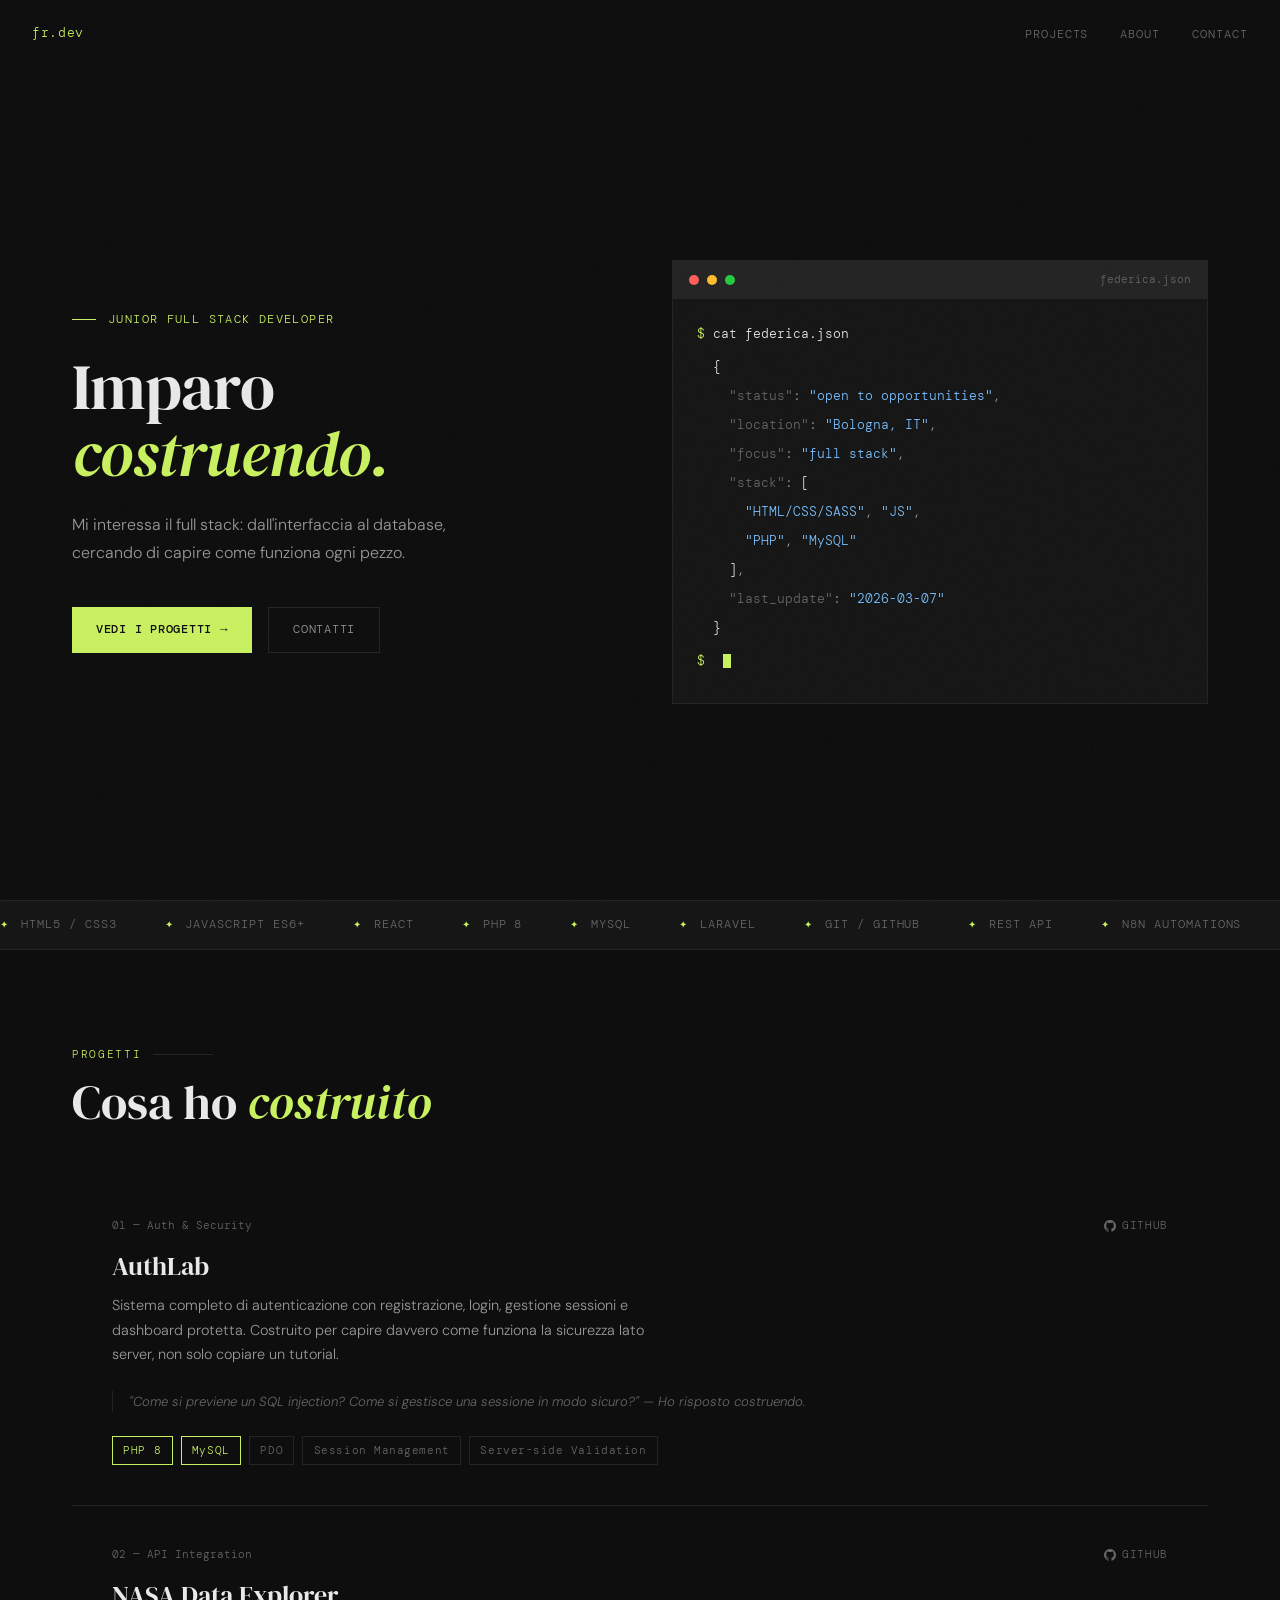
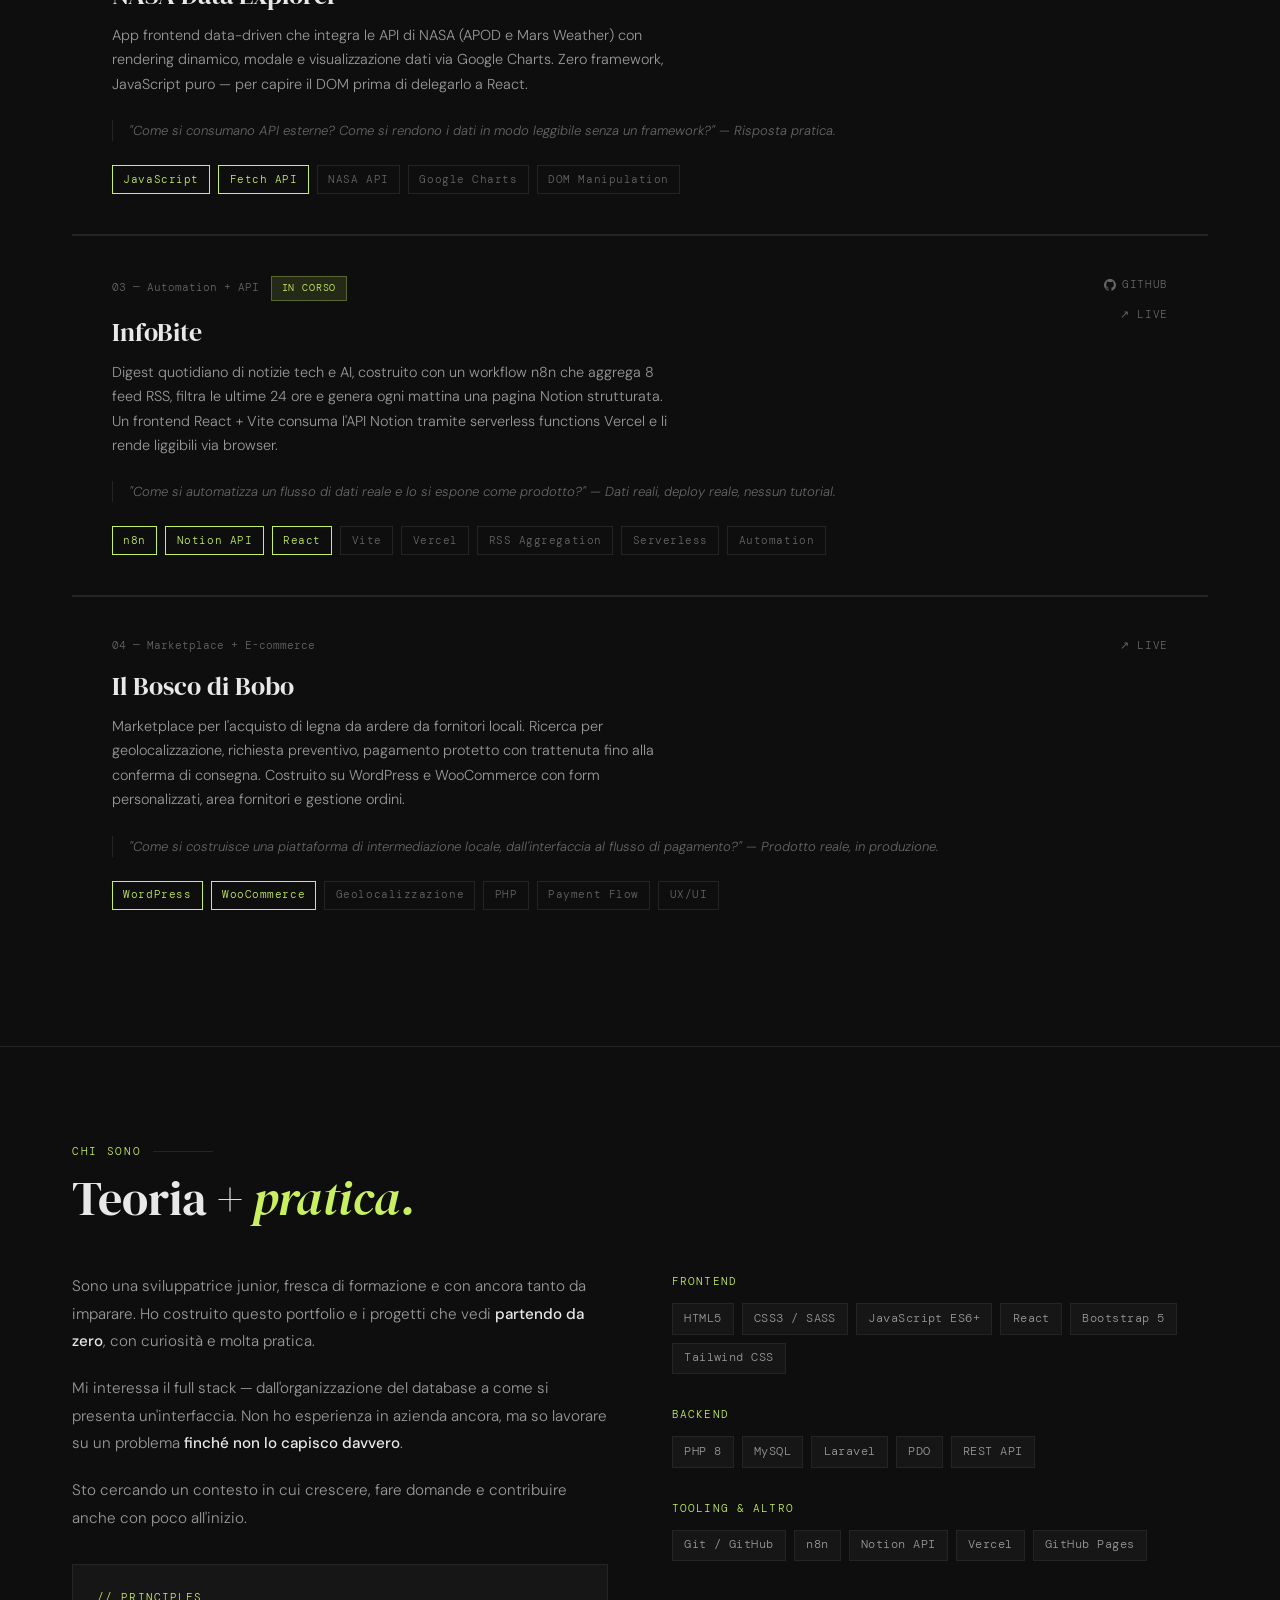
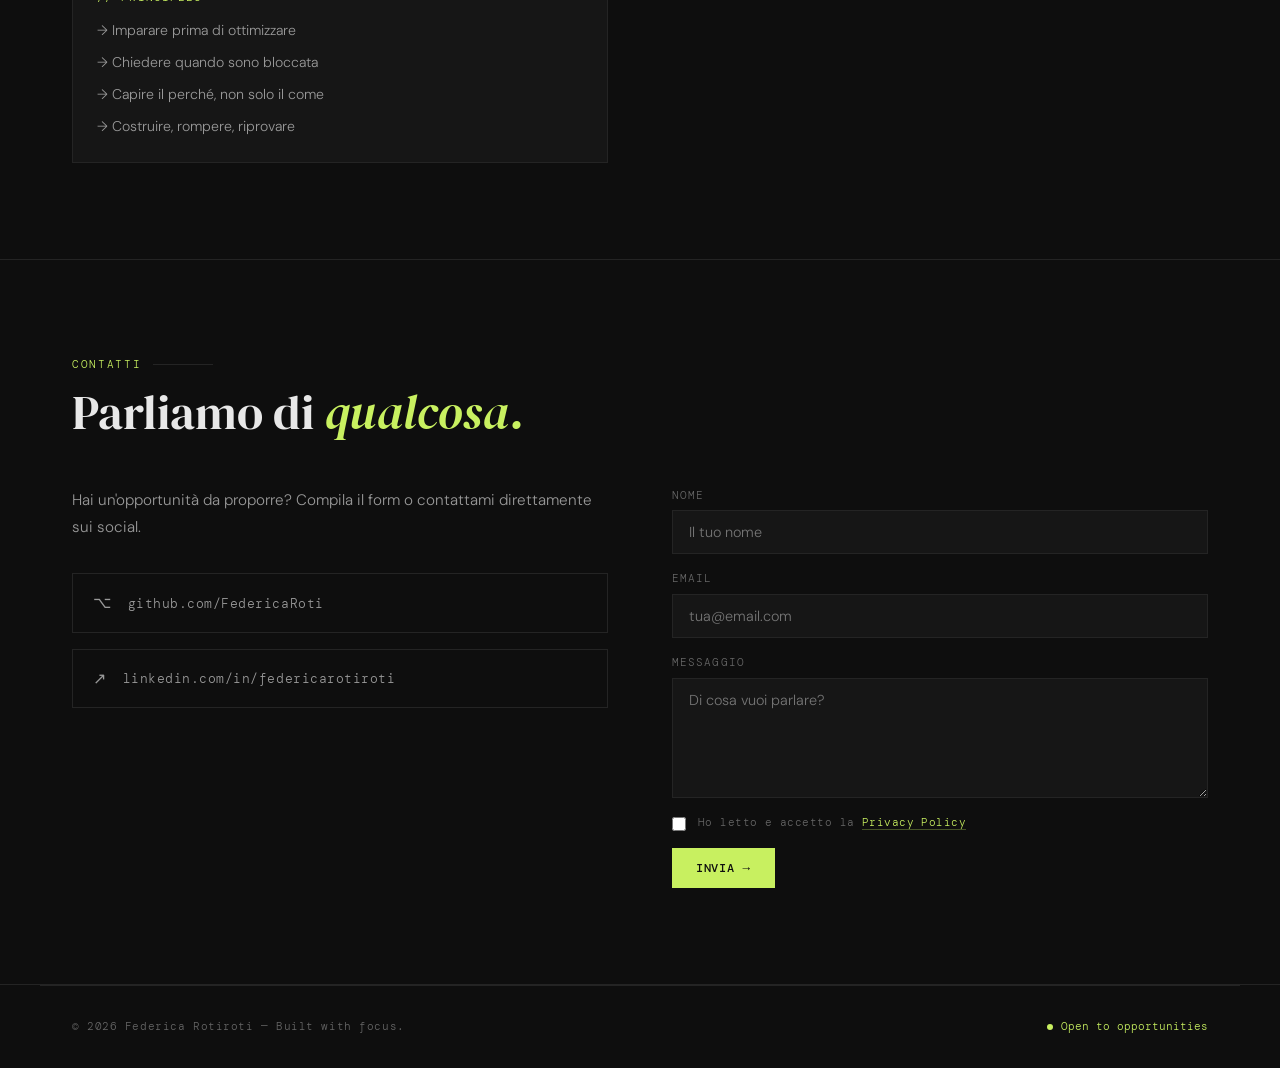
<file: index.html>
<!DOCTYPE html>
<html lang="en">

<head>
  <meta charset="UTF-8">
  <meta name="viewport" content="width=device-width, initial-scale=1.0">
  <title>Portfolio Federica</title>
  <link rel="stylesheet" href="css/reset.css">
  <link rel="stylesheet" href="css/style.css">
  <script src="script.js" defer></script>
</head>

<body>

  <nav id="nav">
    <a href="#" class="nav-logo">fr.dev</a>
    <ul class="nav-links">
      <li><a href="#projects">Projects</a></li>
      <li><a href="#about">About</a></li>
      <li><a href="#contact">Contact</a></li>
    </ul>
    <button class="hamburger" id="hamburger" aria-label="Menu">
      <span></span><span></span><span></span>
    </button>
  </nav>

  <!-- MOBILE MENU -->
  <div class="mobile-menu" id="mobileMenu">
    <a href="#projects" class="mobile-link">Projects</a>
    <a href="#about" class="mobile-link">About</a>
    <a href="#contact" class="mobile-link">Contact</a>
  </div>

  <!-- HERO -->
  <div class="hero">
    <div class="hero-left fade-up">
      <div class="hero-tag">Junior Full Stack Developer</div>
      <h1>Imparo<br><em>costruendo.</em></h1>
      <p class="hero-desc">
        Mi interessa il full stack: dall'interfaccia al database, cercando di capire come funziona ogni pezzo.
      </p>
      <div class="hero-cta">
        <a href="#projects" class="btn-primary">Vedi i progetti →</a>
        <a href="#contact" class="btn-ghost">Contatti</a>
      </div>
    </div>

    <div class="hero-terminal fade-up">
      <div class="terminal-bar">
        <div class="dot dot-r"></div>
        <div class="dot dot-y"></div>
        <div class="dot dot-g"></div>
        <span class="terminal-title">federica.json</span>
      </div>
      <div class="terminal-body">
        <div class="t-line"><span class="prompt">$</span><span class="cmd">cat federica.json</span></div>
        <div class="t-output">
          <div class="t-line"><span class="t-arr">{</span></div>
          <div class="t-line">&nbsp;&nbsp;<span class="t-key">"status"</span>: <span class="t-str">"open to
              opportunities"</span>,</div>
          <div class="t-line">&nbsp;&nbsp;<span class="t-key">"location"</span>: <span class="t-str">"Bologna,
              IT"</span>,</div>
          <div class="t-line">&nbsp;&nbsp;<span class="t-key">"focus"</span>: <span class="t-str">"full stack"</span>,
          </div>
          <div class="t-line">&nbsp;&nbsp;<span class="t-key">"stack"</span>: <span class="t-arr">[</span></div>
          <div class="t-line">&nbsp;&nbsp;&nbsp;&nbsp;<span class="t-str">"HTML/CSS/SASS"</span>, <span
              class="t-str">"JS"</span>,</div>
          <div class="t-line">&nbsp;&nbsp;&nbsp;&nbsp;<span class="t-str">"PHP"</span>, <span
              class="t-str">"MySQL"</span></div>
          <div class="t-line">&nbsp;&nbsp;<span class="t-arr">]</span>,</div>
          <div class="t-line">&nbsp;&nbsp;<span class="t-key">"last_update"</span>: <span
              class="t-str">"2026-03-07"</span></div>
          <div class="t-line"><span class="t-arr">}</span></div>
        </div>
        <div class="t-line"><span class="prompt">$</span> <span class="t-cursor"></span></div>
      </div>
    </div>
  </div>

  <!-- TICKER -->
  <div class="ticker-wrap">
    <div class="ticker">
      <div class="ticker-item"><span>✦</span> HTML5 / CSS3</div>
      <div class="ticker-item"><span>✦</span> JavaScript ES6+</div>
      <div class="ticker-item"><span>✦</span> React</div>
      <div class="ticker-item"><span>✦</span> PHP 8</div>
      <div class="ticker-item"><span>✦</span> MySQL</div>
      <div class="ticker-item"><span>✦</span> Laravel</div>
      <div class="ticker-item"><span>✦</span> Git / GitHub</div>
      <div class="ticker-item"><span>✦</span> REST API</div>
      <div class="ticker-item"><span>✦</span> n8n Automations</div>
      <div class="ticker-item"><span>✦</span> Responsive Design</div>
      <!-- duplicate for seamless loop -->
      <div class="ticker-item"><span>✦</span> HTML5 / CSS3</div>
      <div class="ticker-item"><span>✦</span> JavaScript ES6+</div>
      <div class="ticker-item"><span>✦</span> React</div>
      <div class="ticker-item"><span>✦</span> PHP 8</div>
      <div class="ticker-item"><span>✦</span> MySQL</div>
      <div class="ticker-item"><span>✦</span> Laravel</div>
      <div class="ticker-item"><span>✦</span> Git / GitHub</div>
      <div class="ticker-item"><span>✦</span> REST API</div>
      <div class="ticker-item"><span>✦</span> n8n Automations</div>
      <div class="ticker-item"><span>✦</span> Responsive Design</div>
    </div>
  </div>

  <!-- PROJECTS -->
  <section id="projects">
    <div class="section-label">Progetti</div>
    <h2>Cosa ho <em style="font-style:italic; color:var(--accent)">costruito</em></h2>

    <div class="projects-grid">

      <!-- Project 1 -->
      <div class="project-card fade-up">
        <div>
          <div class="project-num">01 — Auth & Security</div>
          <div class="project-title">AuthLab</div>
          <p class="project-desc">
            Sistema completo di autenticazione con registrazione, login, gestione sessioni e dashboard protetta.
            Costruito per capire davvero come funziona la sicurezza lato server, non solo copiare un tutorial.
          </p>
          <p class="project-problem">
            "Come si previene un SQL injection? Come si gestisce una sessione in modo sicuro?" — Ho risposto costruendo.
          </p>
          <div class="project-tags">
            <span class="tag highlight">PHP 8</span>
            <span class="tag highlight">MySQL</span>
            <span class="tag">PDO</span>
            <span class="tag">Session Management</span>
            <span class="tag">Server-side Validation</span>
          </div>
        </div>
        <div class="project-links">
          <a href="https://github.com/FedericaRoti/authlab.git" class="project-link" target="_blank">
            <svg viewBox="0 0 16 16" fill="currentColor">
              <path
                d="M8 0C3.58 0 0 3.58 0 8c0 3.54 2.29 6.53 5.47 7.59.4.07.55-.17.55-.38 0-.19-.01-.82-.01-1.49-2.01.37-2.53-.49-2.69-.94-.09-.23-.48-.94-.82-1.13-.28-.15-.68-.52-.01-.53.63-.01 1.08.58 1.23.82.72 1.21 1.87.87 2.33.66.07-.52.28-.87.51-1.07-1.78-.2-3.64-.89-3.64-3.95 0-.87.31-1.59.82-2.15-.08-.2-.36-1.02.08-2.12 0 0 .67-.21 2.2.82.64-.18 1.32-.27 2-.27.68 0 1.36.09 2 .27 1.53-1.04 2.2-.82 2.2-.82.44 1.1.16 1.92.08 2.12.51.56.82 1.27.82 2.15 0 3.07-1.87 3.75-3.65 3.95.29.25.54.73.54 1.48 0 1.07-.01 1.93-.01 2.2 0 .21.15.46.55.38A8.013 8.013 0 0016 8c0-4.42-3.58-8-8-8z" />
            </svg>
            GitHub
          </a>
        </div>
      </div>

      <!-- Project 2 -->
      <div class="project-card fade-up">
        <div>
          <div class="project-num">02 — API Integration</div>
          <div class="project-title">NASA Data Explorer</div>
          <p class="project-desc">
            App frontend data-driven che integra le API di NASA (APOD e Mars Weather) con rendering dinamico, modale e
            visualizzazione dati via Google Charts. Zero framework, JavaScript puro — per capire il DOM prima di
            delegarlo a React.
          </p>
          <p class="project-problem">
            "Come si consumano API esterne? Come si rendono i dati in modo leggibile senza un framework?" — Risposta
            pratica.
          </p>
          <div class="project-tags">
            <span class="tag highlight">JavaScript</span>
            <span class="tag highlight">Fetch API</span>
            <span class="tag">NASA API</span>
            <span class="tag">Google Charts</span>
            <span class="tag">DOM Manipulation</span>
          </div>
        </div>
        <div class="project-links">
          <a href="https://github.com/FedericaRoti/nasaDataExplorer.git" class="project-link" target="_blank">
            <svg viewBox="0 0 16 16" fill="currentColor">
              <path
                d="M8 0C3.58 0 0 3.58 0 8c0 3.54 2.29 6.53 5.47 7.59.4.07.55-.17.55-.38 0-.19-.01-.82-.01-1.49-2.01.37-2.53-.49-2.69-.94-.09-.23-.48-.94-.82-1.13-.28-.15-.68-.52-.01-.53.63-.01 1.08.58 1.23.82.72 1.21 1.87.87 2.33.66.07-.52.28-.87.51-1.07-1.78-.2-3.64-.89-3.64-3.95 0-.87.31-1.59.82-2.15-.08-.2-.36-1.02.08-2.12 0 0 .67-.21 2.2.82.64-.18 1.32-.27 2-.27.68 0 1.36.09 2 .27 1.53-1.04 2.2-.82 2.2-.82.44 1.1.16 1.92.08 2.12.51.56.82 1.27.82 2.15 0 3.07-1.87 3.75-3.65 3.95.29.25.54.73.54 1.48 0 1.07-.01 1.93-.01 2.2 0 .21.15.46.55.38A8.013 8.013 0 0016 8c0-4.42-3.58-8-8-8z" />
            </svg>
            GitHub
          </a>
        </div>
      </div>

      <!-- Project 3 -->
      <div class="project-card fade-up">
        <div>
          <div class="project-num" style="display:flex; align-items:center; gap:0.75rem;">03 — Automation + API <span
              class="wip">In corso</span></div>
          <div class="project-title">InfoBite</div>
          <p class="project-desc">
            Digest quotidiano di notizie tech e AI, costruito con un workflow n8n che aggrega 8 feed RSS, filtra le
            ultime 24 ore e genera ogni mattina una pagina Notion strutturata. Un frontend React + Vite consuma l'API
            Notion tramite serverless functions Vercel e li rende liggibili via browser.
          </p>
          <p class="project-problem">
            "Come si automatizza un flusso di dati reale e lo si espone come prodotto?" — Dati reali, deploy reale,
            nessun tutorial.
          </p>
          <div class="project-tags">
            <span class="tag highlight">n8n</span>
            <span class="tag highlight">Notion API</span>
            <span class="tag highlight">React</span>
            <span class="tag">Vite</span>
            <span class="tag">Vercel</span>
            <span class="tag">RSS Aggregation</span>
            <span class="tag">Serverless</span>
            <span class="tag">Automation</span>
          </div>
        </div>
        <div class="project-links">
          <a href="https://github.com/FedericaRoti/InfoBIte.git" class="project-link" target="_blank">
            <svg viewBox="0 0 16 16" fill="currentColor">
              <path
                d="M8 0C3.58 0 0 3.58 0 8c0 3.54 2.29 6.53 5.47 7.59.4.07.55-.17.55-.38 0-.19-.01-.82-.01-1.49-2.01.37-2.53-.49-2.69-.94-.09-.23-.48-.94-.82-1.13-.28-.15-.68-.52-.01-.53.63-.01 1.08.58 1.23.82.72 1.21 1.87.87 2.33.66.07-.52.28-.87.51-1.07-1.78-.2-3.64-.89-3.64-3.95 0-.87.31-1.59.82-2.15-.08-.2-.36-1.02.08-2.12 0 0 .67-.21 2.2.82.64-.18 1.32-.27 2-.27.68 0 1.36.09 2 .27 1.53-1.04 2.2-.82 2.2-.82.44 1.1.16 1.92.08 2.12.51.56.82 1.27.82 2.15 0 3.07-1.87 3.75-3.65 3.95.29.25.54.73.54 1.48 0 1.07-.01 1.93-.01 2.2 0 .21.15.46.55.38A8.013 8.013 0 0016 8c0-4.42-3.58-8-8-8z" />
            </svg>
            GitHub
          </a>
          <a href="https://infobite-theta.vercel.app/" class="project-link" target="_blank">
            ↗ Live
          </a>
        </div>
      </div>

      <!-- Project 4 -->
      <div class="project-card fade-up">
        <div>
          <div class="project-num" style="display:flex; align-items:center; gap:0.75rem;">
            04 — Marketplace + E-commerce
          </div>
          <div class="project-title">Il Bosco di Bobo</div>
          <p class="project-desc">
            Marketplace per l'acquisto di legna da ardere da fornitori locali. Ricerca per geolocalizzazione, richiesta
            preventivo, pagamento protetto con trattenuta fino alla conferma di consegna. Costruito su WordPress e WooCommerce
            con form personalizzati, area fornitori e gestione ordini.
          </p>
          <p class="project-problem">
            "Come si costruisce una piattaforma di intermediazione locale, dall'interfaccia al flusso di pagamento?" —
            Prodotto reale, in produzione.
          </p>
          <div class="project-tags">
            <span class="tag highlight">WordPress</span>
            <span class="tag highlight">WooCommerce</span>
            <span class="tag">Geolocalizzazione</span>
            <span class="tag">PHP</span>
            <span class="tag">Payment Flow</span>
            <span class="tag">UX/UI</span>
          </div>
        </div>
        <div class="project-links">
          <a href="https://www.ilboscodibobo.it" class="project-link" target="_blank">
            ↗ Live
          </a>
        </div>
      </div>

    </div>
  </section>

  <div class="full-divider"></div>

  <!-- ABOUT -->
  <section id="about">
    <div class="section-label">Chi sono</div>
    <h2>Teoria + <em style="font-style:italic; color:var(--accent)">pratica.</em></h2>

    <div class="about-grid">
      <div class="about-text fade-up">
        <p>
          Sono una sviluppatrice junior, fresca di formazione e con ancora tanto da imparare. Ho costruito questo
          portfolio e i progetti che vedi <strong>partendo da zero</strong>, con curiosità e molta pratica.
        </p>
        <p>
          Mi interessa il full stack — dall'organizzazione del database a come si presenta un'interfaccia. Non ho
          esperienza in azienda ancora, ma so lavorare su un problema <strong>finché non lo capisco davvero</strong>.
        </p>
        <p>
          Sto cercando un contesto in cui crescere, fare domande e contribuire anche con poco all'inizio.
        </p>
        <div style="margin-top: 2rem; padding: 1.5rem; border: 1px solid var(--border); background: var(--surface);">
          <div class="skill-group-title">// Principles</div>
          <div style="display: flex; flex-direction: column; gap: 0.6rem; margin-top: 0.75rem;">
            <span style="font-size: 0.88rem; color: var(--text-mid);">→ Imparare prima di ottimizzare</span>
            <span style="font-size: 0.88rem; color: var(--text-mid);">→ Chiedere quando sono bloccata</span>
            <span style="font-size: 0.88rem; color: var(--text-mid);">→ Capire il perché, non solo il come</span>
            <span style="font-size: 0.88rem; color: var(--text-mid);">→ Costruire, rompere, riprovare</span>
          </div>
        </div>
      </div>

      <div class="about-skills fade-up">
        <div>
          <div class="skill-group-title">Frontend</div>
          <div class="skill-list">
            <span class="skill-pill">HTML5</span>
            <span class="skill-pill">CSS3 / SASS</span>
            <span class="skill-pill">JavaScript ES6+</span>
            <span class="skill-pill">React</span>
            <span class="skill-pill">Bootstrap 5</span>
            <span class="skill-pill">Tailwind CSS</span>
          </div>
        </div>
        <div>
          <div class="skill-group-title">Backend</div>
          <div class="skill-list">
            <span class="skill-pill">PHP 8</span>
            <span class="skill-pill">MySQL</span>
            <span class="skill-pill">Laravel</span>
            <span class="skill-pill">PDO</span>
            <span class="skill-pill">REST API</span>
          </div>
        </div>
        <div>
          <div class="skill-group-title">Tooling & Altro</div>
          <div class="skill-list">
            <span class="skill-pill">Git / GitHub</span>
            <span class="skill-pill">n8n</span>
            <span class="skill-pill">Notion API</span>
            <span class="skill-pill">Vercel</span>
            <span class="skill-pill">GitHub Pages</span>
          </div>
        </div>
      </div>
    </div>
  </section>

  <div class="full-divider"></div>

  <!-- CONTACT -->
  <section id="contact">
    <div class="section-label">Contatti</div>
    <h2>Parliamo di <em style="font-style:italic; color:var(--accent)">qualcosa.</em></h2>

    <div class="contact-inner">
      <div class="contact-text fade-up">
        <p>
          Hai un'opportunità da proporre? Compila il form o contattami direttamente sui social.
        </p>
        <div class="contact-links">
          <a href="https://github.com/FedericaRoti" class="contact-link" target="_blank">
            <span class="contact-link-icon">⌥</span> github.com/FedericaRoti
          </a>
          <a href="https://linkedin.com/in/federicarotiroti" class="contact-link" target="_blank">
            <span class="contact-link-icon">↗</span> linkedin.com/in/federicarotiroti
          </a>
        </div>
      </div>

      <form class="contact-form fade-up" action="https://formspree.io/f/xreykkzw" method="POST">
        <div class="form-group">
          <label for="name">Nome</label>
          <input type="text" id="name" name="name" placeholder="Il tuo nome" required>
        </div>
        <div class="form-group">
          <label for="email">Email</label>
          <input type="email" id="email" name="email" placeholder="tua@email.com" required>
        </div>
        <div class="form-group">
          <label for="message">Messaggio</label>
          <textarea id="message" name="message" placeholder="Di cosa vuoi parlare?" required></textarea>
        </div>
        <div class="form-privacy">
          <input type="checkbox" id="privacy" name="privacy" required>
          <label for="privacy">
            Ho letto e accetto la <a href="privacy-policy.html" target="_blank">Privacy Policy</a>
          </label>
        </div>
        <button type="submit" class="btn-primary btn-submit">Invia →</button>
      </form>
    </div>
  </section>

  <!-- FOOTER -->
  <div class="full-divider"></div>
  <footer>
    <p>© 2026 Federica Rotiroti — Built with focus.</p>
    <div class="footer-status">
      <div class="status-dot"></div>
      Open to opportunities
    </div>
  </footer>
</body>

</html>
</file>
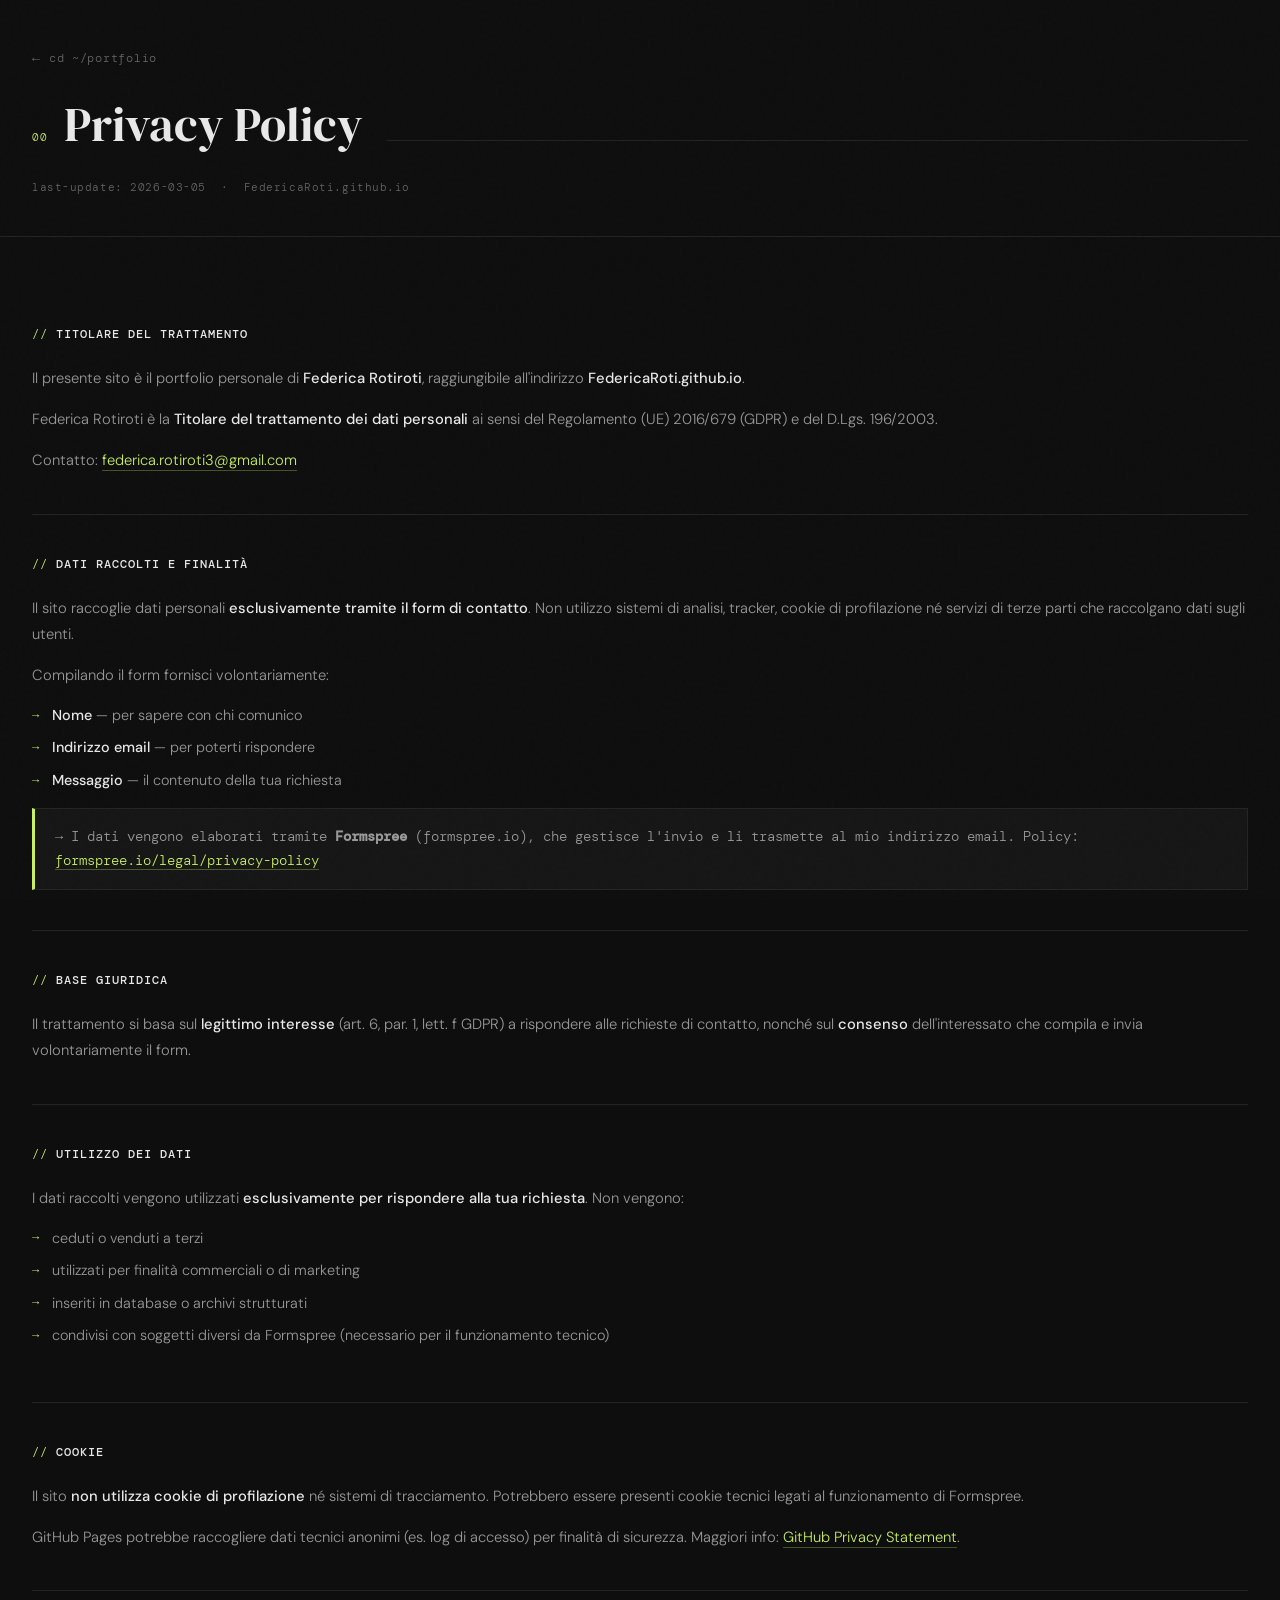
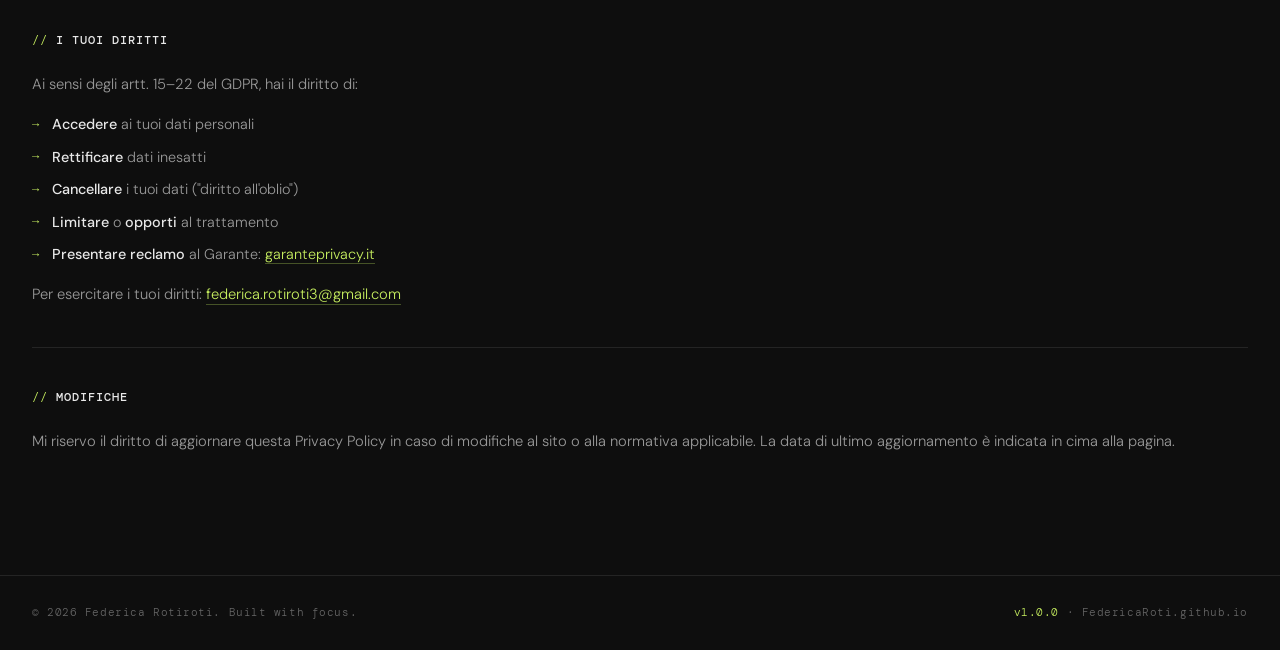
<file: privacy-policy.html>
<!DOCTYPE html>
<html lang="it">
<head>
  <meta charset="UTF-8" />
  <meta name="viewport" content="width=device-width, initial-scale=1.0" />
  <title>Privacy Policy — Federica Rotiroti</title>
  <link rel="stylesheet" href="css/reset.css">
  <link rel="stylesheet" href="css/privacy-policy.css">
</head>

<body>

  <header class="page-header">
    <div class="page-header-container">

      <a href="index.html" class="back-link">
        <span class="back-arrow">←</span>
        <span>cd ~/portfolio</span>
      </a>

      <div class="section-head">
        <span class="section-head-num">00</span>
        <h1 class="section-head-title">Privacy Policy</h1>
        <hr class="section-head-line">
      </div>

      <p class="page-meta">last-update: 2026-03-05 &nbsp;·&nbsp; FedericaRoti.github.io</p>

    </div>
  </header>

  <main>

    <section class="policy-section">
      <h2 class="policy-title"><span class="policy-title-slash">//</span> Titolare del trattamento</h2>
      <p>
        Il presente sito è il portfolio personale di <strong>Federica Rotiroti</strong>,
        raggiungibile all'indirizzo <strong>FedericaRoti.github.io</strong>.
      </p>
      <p>
        Federica Rotiroti è la <strong>Titolare del trattamento dei dati personali</strong> ai sensi
        del Regolamento (UE) 2016/679 (GDPR) e del D.Lgs. 196/2003.
      </p>
      <p>Contatto: <a class="inline-link" href="mailto:federica.rotiroti3@gmail.com">federica.rotiroti3@gmail.com</a></p>
    </section>

    <section class="policy-section">
      <h2 class="policy-title"><span class="policy-title-slash">//</span> Dati raccolti e finalità</h2>
      <p>
        Il sito raccoglie dati personali <strong>esclusivamente tramite il form di contatto</strong>.
        Non utilizzo sistemi di analisi, tracker, cookie di profilazione né servizi di terze parti
        che raccolgano dati sugli utenti.
      </p>
      <p>Compilando il form fornisci volontariamente:</p>
      <ul>
        <li><strong>Nome</strong> — per sapere con chi comunico</li>
        <li><strong>Indirizzo email</strong> — per poterti rispondere</li>
        <li><strong>Messaggio</strong> — il contenuto della tua richiesta</li>
      </ul>
      <div class="highlight-box">
        → I dati vengono elaborati tramite <strong>Formspree</strong> (formspree.io), che gestisce
        l'invio e li trasmette al mio indirizzo email. Policy:
        <a href="https://formspree.io/legal/privacy-policy" target="_blank" rel="noopener">
          formspree.io/legal/privacy-policy
        </a>
      </div>
    </section>

    <section class="policy-section">
      <h2 class="policy-title"><span class="policy-title-slash">//</span> Base giuridica</h2>
      <p>
        Il trattamento si basa sul <strong>legittimo interesse</strong> (art. 6, par. 1, lett. f GDPR)
        a rispondere alle richieste di contatto, nonché sul <strong>consenso</strong> dell'interessato
        che compila e invia volontariamente il form.
      </p>
    </section>

    <section class="policy-section">
      <h2 class="policy-title"><span class="policy-title-slash">//</span> Utilizzo dei dati</h2>
      <p>I dati raccolti vengono utilizzati <strong>esclusivamente per rispondere alla tua richiesta</strong>. Non vengono:</p>
      <ul>
        <li>ceduti o venduti a terzi</li>
        <li>utilizzati per finalità commerciali o di marketing</li>
        <li>inseriti in database o archivi strutturati</li>
        <li>condivisi con soggetti diversi da Formspree (necessario per il funzionamento tecnico)</li>
      </ul>
    </section>

    <section class="policy-section">
      <h2 class="policy-title"><span class="policy-title-slash">//</span> Cookie</h2>
      <p>
        Il sito <strong>non utilizza cookie di profilazione</strong> né sistemi di tracciamento.
        Potrebbero essere presenti cookie tecnici legati al funzionamento di Formspree.
      </p>
      <p>
        GitHub Pages potrebbe raccogliere dati tecnici anonimi (es. log di accesso) per finalità
        di sicurezza. Maggiori info:
        <a class="inline-link" href="https://docs.github.com/en/site-policy/privacy-policies/github-general-privacy-statement" target="_blank" rel="noopener">GitHub Privacy Statement</a>.
      </p>
    </section>

    <section class="policy-section">
      <h2 class="policy-title"><span class="policy-title-slash">//</span> I tuoi diritti</h2>
      <p>Ai sensi degli artt. 15–22 del GDPR, hai il diritto di:</p>
      <ul>
        <li><strong>Accedere</strong> ai tuoi dati personali</li>
        <li><strong>Rettificare</strong> dati inesatti</li>
        <li><strong>Cancellare</strong> i tuoi dati ("diritto all'oblio")</li>
        <li><strong>Limitare</strong> o <strong>opporti</strong> al trattamento</li>
        <li>
          <strong>Presentare reclamo</strong> al Garante:
          <a class="inline-link" href="https://www.garanteprivacy.it" target="_blank" rel="noopener">garanteprivacy.it</a>
        </li>
      </ul>
      <p>Per esercitare i tuoi diritti: <a class="inline-link" href="mailto:federica.rotiroti3@gmail.com">federica.rotiroti3@gmail.com</a></p>
    </section>

    <section class="policy-section">
      <h2 class="policy-title"><span class="policy-title-slash">//</span> Modifiche</h2>
      <p>
        Mi riservo il diritto di aggiornare questa Privacy Policy in caso di modifiche al sito
        o alla normativa applicabile. La data di ultimo aggiornamento è indicata in cima alla pagina.
      </p>
    </section>

  </main>

  <footer class="site-footer">
    <div class="site-footer-container">
      <p class="site-footer-left">© 2026 Federica Rotiroti. Built with focus.</p>
      <p class="site-footer-right"><span class="site-footer-accent">v1.0.0</span> · FedericaRoti.github.io</p>
    </div>
  </footer>

</body>
</html>
</file>
<file: css/style.css>
/* NAV */
  nav {
    position: fixed;
    top: 0;
    left: 0;
    right: 0;
    z-index: 100;
    padding: 1.25rem 2rem;
    display: flex;
    justify-content: space-between;
    align-items: center;
    border-bottom: 1px solid transparent;
    transition: border-color 0.3s, background 0.3s;
  }
  nav.scrolled {
    background: rgba(14,14,14,0.92);
    backdrop-filter: blur(12px);
    border-color: var(--border);
  }
  .nav-logo {
    font-family: var(--mono);
    font-size: 0.8rem;
    color: var(--accent);
    letter-spacing: 0.05em;
    text-decoration: none;
  }
  .nav-links {
    display: flex;
    gap: 2rem;
    list-style: none;
  }
  .nav-links a {
    font-family: var(--mono);
    font-size: 0.75rem;
    color: var(--text-muted);
    text-decoration: none;
    letter-spacing: 0.08em;
    text-transform: uppercase;
    transition: color 0.2s;
  }
  .nav-links a:hover { color: var(--accent); }

  /* HAMBURGER */
  .hamburger {
    display: none;
    flex-direction: column;
    gap: 5px;
    cursor: pointer;
    background: none;
    border: none;
    padding: 4px;
  }
  .hamburger span {
    display: block;
    width: 22px;
    height: 1.5px;
    background: var(--text-muted);
    transition: all 0.3s;
  }
  .hamburger.open span:nth-child(1) { transform: translateY(6.5px) rotate(45deg); }
  .hamburger.open span:nth-child(2) { opacity: 0; }
  .hamburger.open span:nth-child(3) { transform: translateY(-6.5px) rotate(-45deg); }

  .mobile-menu {
    display: none;
    position: fixed;
    inset: 0;
    background: var(--bg);
    z-index: 99;
    flex-direction: column;
    justify-content: center;
    align-items: center;
    gap: 2.5rem;
  }
  .mobile-menu.open { display: flex; }
  .mobile-menu a {
    font-family: var(--serif);
    font-size: 2rem;
    color: var(--text);
    text-decoration: none;
    transition: color 0.2s;
  }
  .mobile-menu a:hover { color: var(--accent); }

  /* HERO */
  .hero {
    min-height: 100vh;
    display: grid;
    grid-template-columns: 1fr 1fr;
    align-items: center;
    padding: 8rem 2rem 4rem;
    max-width: 1200px;
    margin: 0 auto;
    gap: 4rem;
  }

  .hero-left { position: relative; }

  .hero-tag {
    font-family: var(--mono);
    font-size: 0.72rem;
    color: var(--accent);
    letter-spacing: 0.12em;
    text-transform: uppercase;
    margin-bottom: 1.5rem;
    display: flex;
    align-items: center;
    gap: 0.75rem;
  }
  .hero-tag::before {
    content: '';
    display: inline-block;
    width: 24px;
    height: 1px;
    background: var(--accent);
  }

  h1 {
    font-family: var(--serif);
    font-size: clamp(2.8rem, 5vw, 4.5rem);
    line-height: 1.05;
    font-weight: 400;
    margin-bottom: 1.5rem;
    letter-spacing: -0.01em;
  }
  h1 em {
    font-style: italic;
    color: var(--accent);
  }

  .hero-desc {
    font-size: 1rem;
    color: var(--text-mid);
    max-width: 380px;
    margin-bottom: 2.5rem;
    line-height: 1.75;
  }

  .hero-cta {
    display: flex;
    gap: 1rem;
    flex-wrap: wrap;
  }

  .btn-primary {
    display: inline-flex;
    align-items: center;
    gap: 0.5rem;
    padding: 0.75rem 1.5rem;
    background: var(--accent);
    color: #0e0e0e;
    font-family: var(--mono);
    font-size: 0.78rem;
    font-weight: 500;
    letter-spacing: 0.06em;
    text-transform: uppercase;
    text-decoration: none;
    transition: opacity 0.2s, transform 0.2s;
  }
  .btn-primary:hover { opacity: 0.85; transform: translateY(-1px); }

  .btn-ghost {
    display: inline-flex;
    align-items: center;
    gap: 0.5rem;
    padding: 0.75rem 1.5rem;
    border: 1px solid var(--border);
    color: var(--text-mid);
    font-family: var(--mono);
    font-size: 0.78rem;
    letter-spacing: 0.06em;
    text-transform: uppercase;
    text-decoration: none;
    transition: border-color 0.2s, color 0.2s, transform 0.2s;
  }
  .btn-ghost:hover { border-color: var(--accent); color: var(--accent); transform: translateY(-1px); }

  /* HERO RIGHT — terminal card */
  .hero-terminal {
    background: var(--surface);
    border: 1px solid var(--border);
    font-family: var(--mono);
    font-size: 0.82rem;
    overflow: hidden;
    animation: fadeUp 0.8s 0.3s both;
  }
  .terminal-bar {
    background: var(--border);
    padding: 0.6rem 1rem;
    display: flex;
    align-items: center;
    gap: 0.5rem;
  }
  .dot { width: 10px; height: 10px; border-radius: 50%; }
  .dot-r { background: #ff5f57; }
  .dot-y { background: #febc2e; }
  .dot-g { background: #28c840; }
  .terminal-title {
    margin-left: auto;
    font-size: 0.7rem;
    color: var(--text-muted);
  }
  .terminal-body { padding: 1.5rem; }
  .t-line { margin-bottom: 0.5rem; color: var(--text-mid); }
  .t-line .prompt { color: var(--accent); margin-right: 0.5rem; }
  .t-line .cmd { color: var(--text); }
  .t-line .comment { color: var(--text-muted); }
  .t-output { margin: 0.75rem 0 0.75rem 1rem; }
  .t-key { color: var(--text-muted); }
  .t-val { color: var(--accent); }
  .t-str { color: #79c0ff; }
  .t-arr { color: var(--text); }
  .t-cursor {
    display: inline-block;
    width: 8px;
    height: 14px;
    background: var(--accent);
    animation: blink 1s step-end infinite;
    vertical-align: middle;
    margin-left: 2px;
  }

  /* SKILLS TICKER */
  .ticker-wrap {
    border-top: 1px solid var(--border);
    border-bottom: 1px solid var(--border);
    overflow: hidden;
    padding: 0.9rem 0;
    background: var(--surface);
  }
  .ticker {
    display: flex;
    gap: 3rem;
    width: max-content;
    animation: ticker 20s linear infinite;
  }
  .ticker-item {
    font-family: var(--mono);
    font-size: 0.75rem;
    color: var(--text-muted);
    letter-spacing: 0.08em;
    text-transform: uppercase;
    white-space: nowrap;
    display: flex;
    align-items: center;
    gap: 0.75rem;
  }
  .ticker-item span { color: var(--accent); font-size: 0.6rem; }

  /* SECTIONS */
  section {
    max-width: 1200px;
    margin: 0 auto;
    padding: 6rem 2rem;
  }

  .section-label {
    font-family: var(--mono);
    font-size: 0.7rem;
    color: var(--accent);
    letter-spacing: 0.15em;
    text-transform: uppercase;
    margin-bottom: 0.75rem;
    display: flex;
    align-items: center;
    gap: 0.75rem;
  }
  .section-label::after {
    content: '';
    flex: 1;
    max-width: 60px;
    height: 1px;
    background: var(--border);
  }

  h2 {
    font-family: var(--serif);
    font-size: clamp(2rem, 4vw, 3rem);
    font-weight: 400;
    line-height: 1.1;
    margin-bottom: 3rem;
  }

  /* PROJECTS */
  .projects-grid {
    display: grid;
    gap: 1.5px;
    background: var(--border);
  }

  .project-card {
    background: var(--bg);
    padding: 2.5rem;
    display: grid;
    grid-template-columns: 1fr auto;
    gap: 2rem;
    align-items: start;
    transition: background 0.25s;
    text-decoration: none;
    color: inherit;
    position: relative;
    overflow: hidden;
  }
  .project-card::before {
    content: '';
    position: absolute;
    left: 0;
    top: 0;
    bottom: 0;
    width: 3px;
    background: var(--accent);
    transform: scaleY(0);
    transform-origin: bottom;
    transition: transform 0.3s;
  }
  .project-card:hover { background: var(--surface); }
  .project-card:hover::before { transform: scaleY(1); }

  .project-num {
    font-family: var(--mono);
    font-size: 0.7rem;
    color: var(--text-muted);
    margin-bottom: 1rem;
  }
  .project-title {
    font-family: var(--serif);
    font-size: 1.6rem;
    font-weight: 400;
    margin-bottom: 0.75rem;
    line-height: 1.2;
  }
  .project-desc {
    color: var(--text-mid);
    font-size: 0.9rem;
    line-height: 1.7;
    max-width: 560px;
    margin-bottom: 1.5rem;
  }
  .project-problem {
    font-size: 0.82rem;
    color: var(--text-muted);
    font-style: italic;
    margin-bottom: 1.5rem;
    padding-left: 1rem;
    border-left: 1px solid var(--border);
  }
  .project-tags {
    display: flex;
    flex-wrap: wrap;
    gap: 0.5rem;
  }
  .tag {
    font-family: var(--mono);
    font-size: 0.68rem;
    padding: 0.3rem 0.65rem;
    border: 1px solid var(--border);
    color: var(--text-muted);
    letter-spacing: 0.05em;
  }
  .tag.highlight { border-color: var(--accent); color: var(--accent); }

  .project-links {
    display: flex;
    flex-direction: column;
    gap: 0.75rem;
    align-items: flex-end;
  }
  .project-link {
    font-family: var(--mono);
    font-size: 0.7rem;
    color: var(--text-muted);
    text-decoration: none;
    letter-spacing: 0.06em;
    text-transform: uppercase;
    display: flex;
    align-items: center;
    gap: 0.4rem;
    transition: color 0.2s;
  }
  .project-link:hover { color: var(--accent); }
  .project-link svg { width: 12px; height: 12px; }

  /* WIP badge */
  .wip {
    font-family: var(--mono);
    font-size: 0.65rem;
    padding: 0.2rem 0.6rem;
    background: var(--accent-dim);
    color: var(--accent);
    border: 1px solid rgba(200,240,96,0.3);
    letter-spacing: 0.08em;
    text-transform: uppercase;
  }

  /* ABOUT */
  .about-grid {
    display: grid;
    grid-template-columns: 1fr 1fr;
    gap: 4rem;
    align-items: start;
  }
  .about-text p {
    color: var(--text-mid);
    line-height: 1.8;
    margin-bottom: 1.25rem;
    font-size: 0.95rem;
  }
  .about-text p strong { color: var(--text); font-weight: 500; }

  .about-skills { display: flex; flex-direction: column; gap: 2rem; }
  .skill-group-title {
    font-family: var(--mono);
    font-size: 0.7rem;
    color: var(--accent);
    letter-spacing: 0.1em;
    text-transform: uppercase;
    margin-bottom: 0.75rem;
  }
  .skill-list {
    display: flex;
    flex-wrap: wrap;
    gap: 0.5rem;
  }
  .skill-pill {
    font-family: var(--mono);
    font-size: 0.72rem;
    padding: 0.35rem 0.7rem;
    background: var(--surface);
    border: 1px solid var(--border);
    color: var(--text-mid);
    letter-spacing: 0.04em;
    transition: border-color 0.2s, color 0.2s;
  }
  .skill-pill:hover { border-color: var(--accent); color: var(--accent); }

  /* CONTACT */
  .contact-inner {
    display: grid;
    grid-template-columns: 1fr 1fr;
    gap: 4rem;
    align-items: start;
  }
  .contact-text p {
    color: var(--text-mid);
    line-height: 1.8;
    margin-bottom: 2rem;
    font-size: 0.95rem;
  }
  .contact-links { display: flex; flex-direction: column; gap: 1rem; }
  .contact-link {
    display: flex;
    align-items: center;
    gap: 1rem;
    text-decoration: none;
    color: var(--text-mid);
    font-family: var(--mono);
    font-size: 0.82rem;
    padding: 1rem 1.25rem;
    border: 1px solid var(--border);
    transition: border-color 0.2s, color 0.2s, background 0.2s;
    letter-spacing: 0.04em;
  }
  .contact-link:hover {
    border-color: var(--accent);
    color: var(--accent);
    background: var(--accent-dim);
  }
  .contact-link-icon { font-size: 1rem; }

  .contact-form { display: flex; flex-direction: column; gap: 1rem; }
  .form-group { display: flex; flex-direction: column; gap: 0.4rem; }
  .form-group label {
    font-family: var(--mono);
    font-size: 0.68rem;
    color: var(--text-muted);
    letter-spacing: 0.1em;
    text-transform: uppercase;
  }
  .form-group input,
  .form-group textarea {
    background: var(--surface);
    border: 1px solid var(--border);
    color: var(--text);
    font-family: var(--sans);
    font-size: 0.9rem;
    padding: 0.75rem 1rem;
    outline: none;
    transition: border-color 0.2s;
    resize: vertical;
    font-weight: 300;
  }
  .form-group input:focus,
  .form-group textarea:focus { border-color: var(--accent); }
  .form-group textarea { min-height: 120px; }

  .form-privacy {
  display: flex;
  align-items: flex-start;
  gap: 0.75rem;
  }

  .form-privacy input[type="checkbox"] {
  margin-top: 3px;
  accent-color: var(--accent);
  width: 14px;
  height: 14px;
  flex-shrink: 0;
  cursor: pointer;
  }

  .form-privacy label {
  font-family: var(--mono);
  font-size: 0.7rem;
  color: var(--text-muted);
  letter-spacing: 0.04em;
  cursor: pointer;
  line-height: 1.6;
}

.form-privacy label a {
  color: var(--accent);
  text-decoration: none;
  border-bottom: 1px solid rgba(200, 240, 96, 0.3);
  }

  .btn-submit {
  align-self: flex-start;
  border: none;
  cursor: pointer;
  }

  /* FOOTER */
  footer {
    border-top: 1px solid var(--border);
    padding: 2rem;
    display: flex;
    justify-content: space-between;
    align-items: center;
    max-width: 1200px;
    margin: 0 auto;
  }
  footer p {
    font-family: var(--mono);
    font-size: 0.7rem;
    color: var(--text-muted);
    letter-spacing: 0.05em;
  }
  .footer-status {
    display: flex;
    align-items: center;
    gap: 0.5rem;
    font-family: var(--mono);
    font-size: 0.7rem;
    color: var(--accent);
  }
  .status-dot {
    width: 6px;
    height: 6px;
    border-radius: 50%;
    background: var(--accent);
    animation: pulse 2s infinite;
  }

  /* DIVIDER */
  .full-divider {
    width: 100%;
    height: 1px;
    background: var(--border);
  }

  /* ANIMATIONS */
  @keyframes blink { 0%, 100% { opacity: 1; } 50% { opacity: 0; } }
  @keyframes ticker { from { transform: translateX(0); } to { transform: translateX(-50%); } }
  @keyframes fadeUp {
    from { opacity: 0; transform: translateY(20px); }
    to { opacity: 1; transform: translateY(0); }
  }
  @keyframes pulse {
    0%, 100% { opacity: 1; transform: scale(1); }
    50% { opacity: 0.5; transform: scale(1.5); }
  }

  .fade-up {
    opacity: 0;
    transform: translateY(24px);
    transition: opacity 0.6s ease, transform 0.6s ease;
  }
  .fade-up.visible { opacity: 1; transform: none; }

  /* RESPONSIVE */
  @media (max-width: 768px) {
    nav { padding: 1.25rem 1.25rem; }
    .nav-links { display: none; }
    .hamburger { display: flex; }

    .hero {
      grid-template-columns: 1fr;
      padding: 7rem 1.25rem 3rem;
      gap: 2.5rem;
    }
    .hero-terminal { order: -1; }

    section { padding: 4rem 1.25rem; }

    .about-grid { grid-template-columns: 1fr; gap: 2.5rem; }
    .contact-inner { grid-template-columns: 1fr; gap: 2.5rem; }

    .project-card {
      grid-template-columns: 1fr;
      padding: 1.75rem 1.25rem;
    }
    .project-links { flex-direction: row; align-items: center; }

    footer {
      flex-direction: column;
      gap: 0.75rem;
      text-align: center;
      padding: 1.5rem 1.25rem;
    }

    h2 { margin-bottom: 2rem; }
  }
</file>
<file: css/privacy-policy.css>
/* ── HEADER ─────────────────────────────── */
.page-header {
  border-bottom: 1px solid var(--border);
  padding: 3rem 2rem 2.5rem;
}

.page-header-container {
  max-width: var(--max-w);
  margin: 0 auto;
  display: flex;
  flex-direction: column;
  gap: 1.75rem;
}

.back-link {
  display: inline-flex;
  align-items: center;
  gap: 0.5rem;
  font-family: var(--mono);
  font-size: 0.75rem;
  color: var(--text-muted);
  text-decoration: none;
  letter-spacing: 0.06em;
  transition: color 0.2s;
}
.back-link:hover { color: var(--accent); }
.back-arrow { font-size: 0.85rem; }

.section-head {
  display: flex;
  align-items: baseline;
  gap: 1rem;
}

.section-head-num {
  font-family: var(--mono);
  font-size: 0.7rem;
  color: var(--accent);
  letter-spacing: 0.1em;
  flex-shrink: 0;
}

.section-head-title {
  font-family: var(--serif);
  font-size: clamp(2rem, 5vw, 3rem);
  font-weight: 400;
  line-height: 1.1;
  color: var(--text);
}

.section-head-line {
  flex: 1;
  border: none;
  border-top: 1px solid var(--border);
  margin-left: 0.5rem;
}

.page-meta {
  font-family: var(--mono);
  font-size: 0.7rem;
  color: var(--text-muted);
  letter-spacing: 0.05em;
}

/* ── MAIN ────────────────────────────────── */
main {
  max-width: var(--max-w);
  margin: 0 auto;
  padding: 3rem 2rem 5rem;
  display: flex;
  flex-direction: column;
  gap: 0;
}

/* ── POLICY SECTIONS ─────────────────────── */
.policy-section {
  padding: 2.5rem 0;
  border-bottom: 1px solid var(--border);
}
.policy-section:last-child { border-bottom: none; }

.policy-title {
  font-family: var(--mono);
  font-size: 0.78rem;
  font-weight: 500;
  color: var(--text);
  letter-spacing: 0.08em;
  text-transform: uppercase;
  margin-bottom: 1.25rem;
  display: flex;
  align-items: center;
  gap: 0.5rem;
}

.policy-title-slash {
  color: var(--accent);
  font-weight: 300;
}

.policy-section p {
  font-size: 0.92rem;
  color: var(--text-mid);
  margin-bottom: 0.9rem;
  line-height: 1.8;
}
.policy-section p:last-child { margin-bottom: 0; }

.policy-section p strong {
  color: var(--text);
  font-weight: 500;
}

.policy-section ul {
  list-style: none;
  margin: 0.75rem 0 0.9rem 0;
  display: flex;
  flex-direction: column;
  gap: 0.5rem;
}

.policy-section ul li {
  font-size: 0.9rem;
  color: var(--text-mid);
  padding-left: 1.25rem;
  position: relative;
  line-height: 1.7;
}
.policy-section ul li::before {
  content: '→';
  position: absolute;
  left: 0;
  color: var(--accent);
  font-family: var(--mono);
  font-size: 0.75rem;
  top: 0.15em;
}

.policy-section ul li strong {
  color: var(--text);
  font-weight: 500;
}

/* highlight box — Formspree note */
.highlight-box {
  margin-top: 1rem;
  padding: 1rem 1.25rem;
  background: var(--surface);
  border: 1px solid var(--border);
  border-left: 3px solid var(--accent);
  font-size: 0.85rem;
  color: var(--text-mid);
  line-height: 1.75;
  font-family: var(--mono);
}

/* inline links */
.inline-link,
.policy-section a {
  color: var(--accent);
  text-decoration: none;
  border-bottom: 1px solid rgba(200, 240, 96, 0.3);
  transition: border-color 0.2s;
}
.inline-link:hover,
.policy-section a:hover {
  border-color: var(--accent);
}

/* ── FOOTER ──────────────────────────────── */
.site-footer {
  border-top: 1px solid var(--border);
  padding: 1.75rem 2rem;
}

.site-footer-container {
  max-width: var(--max-w);
  margin: 0 auto;
  display: flex;
  justify-content: space-between;
  align-items: center;
  gap: 1rem;
  flex-wrap: wrap;
}

.site-footer-left,
.site-footer-right {
  font-family: var(--mono);
  font-size: 0.7rem;
  color: var(--text-muted);
  letter-spacing: 0.05em;
}

.site-footer-accent {
  color: var(--accent);
}

/* ── RESPONSIVE ──────────────────────────── */
@media (max-width: 600px) {
  .page-header { padding: 2rem 1.25rem 2rem; }
  main { padding: 2rem 1.25rem 4rem; }
  .section-head { flex-wrap: wrap; }
  .section-head-line { display: none; }
  .site-footer { padding: 1.5rem 1.25rem; }
  .site-footer-container { flex-direction: column; align-items: flex-start; gap: 0.4rem; }
}
</file>
